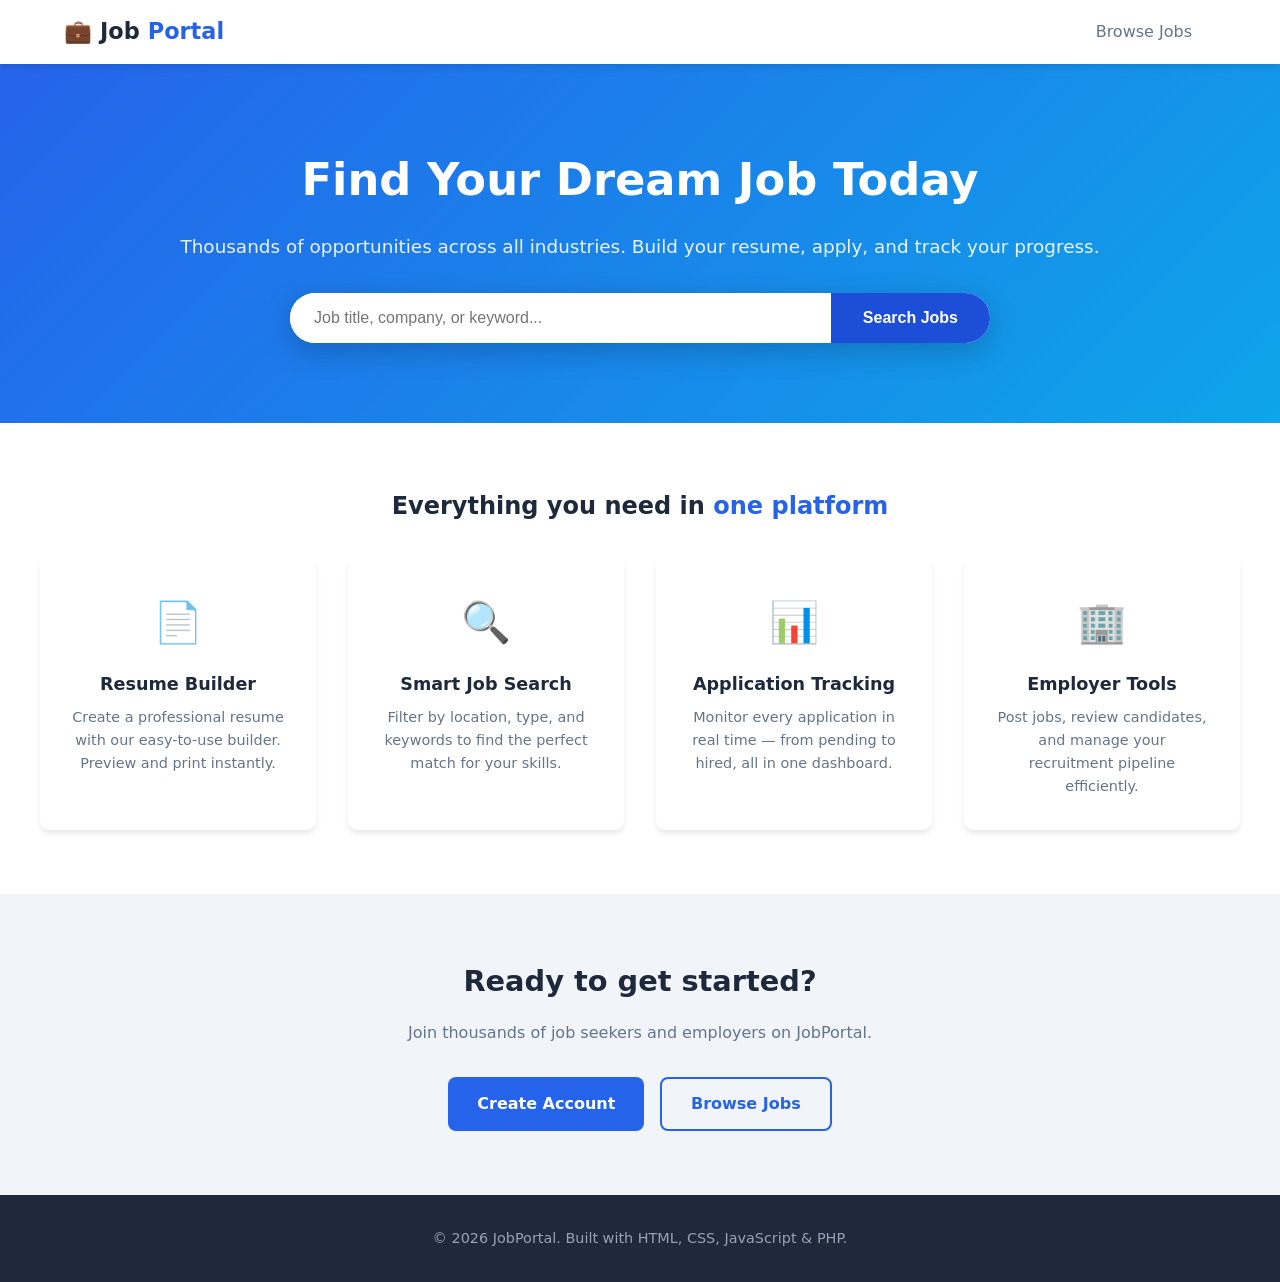
<file: ad-6/job-portal/index.html>
<!DOCTYPE html>
<html lang="en">
<head>
    <meta charset="UTF-8">
    <meta name="viewport" content="width=device-width, initial-scale=1.0">
    <title>JobPortal - Find Your Dream Job</title>
    <link rel="stylesheet" href="css/style.css">
</head>
<body>

<nav class="navbar">
    <div class="nav-container">
        <a href="index.html" class="nav-logo">💼 <span>Job</span>Portal</a>
        <div class="nav-links">
            <a href="jobs.html">Browse Jobs</a>
            <div id="nav-auth" style="display:flex;gap:.5rem"></div>
        </div>
    </div>
</nav>

<section class="hero">
    <h1>Find Your Dream Job Today</h1>
    <p>Thousands of opportunities across all industries. Build your resume, apply, and track your progress.</p>
    <div class="search-bar">
        <input type="text" id="hero-search" placeholder="Job title, company, or keyword...">
        <button onclick="window.location.href='jobs.html?q='+document.getElementById('hero-search').value">Search Jobs</button>
    </div>
</section>

<section class="features">
    <h2 class="section-title" style="text-align:center;max-width:1200px;margin:0 auto 2rem">
        Everything you need in <span>one platform</span>
    </h2>
    <div class="features-grid">
        <div class="feature-card card">
            <div class="feature-icon">📄</div>
            <h3>Resume Builder</h3>
            <p>Create a professional resume with our easy-to-use builder. Preview and print instantly.</p>
        </div>
        <div class="feature-card card">
            <div class="feature-icon">🔍</div>
            <h3>Smart Job Search</h3>
            <p>Filter by location, type, and keywords to find the perfect match for your skills.</p>
        </div>
        <div class="feature-card card">
            <div class="feature-icon">📊</div>
            <h3>Application Tracking</h3>
            <p>Monitor every application in real time — from pending to hired, all in one dashboard.</p>
        </div>
        <div class="feature-card card">
            <div class="feature-icon">🏢</div>
            <h3>Employer Tools</h3>
            <p>Post jobs, review candidates, and manage your recruitment pipeline efficiently.</p>
        </div>
    </div>
</section>

<section style="padding:4rem 1.5rem;text-align:center;background:var(--light)">
    <h2 style="font-size:1.8rem;margin-bottom:1rem">Ready to get started?</h2>
    <p style="color:var(--gray);margin-bottom:2rem">Join thousands of job seekers and employers on JobPortal.</p>
    <div style="display:flex;gap:1rem;justify-content:center;flex-wrap:wrap">
        <a href="register.html" class="btn btn-primary btn-lg">Create Account</a>
        <a href="jobs.html" class="btn btn-outline btn-lg">Browse Jobs</a>
    </div>
</section>

<footer>
    <p>&copy; 2026 JobPortal. Built with HTML, CSS, JavaScript &amp; PHP.</p>
</footer>

<script src="js/main.js"></script>
</body>
</html>
</file>
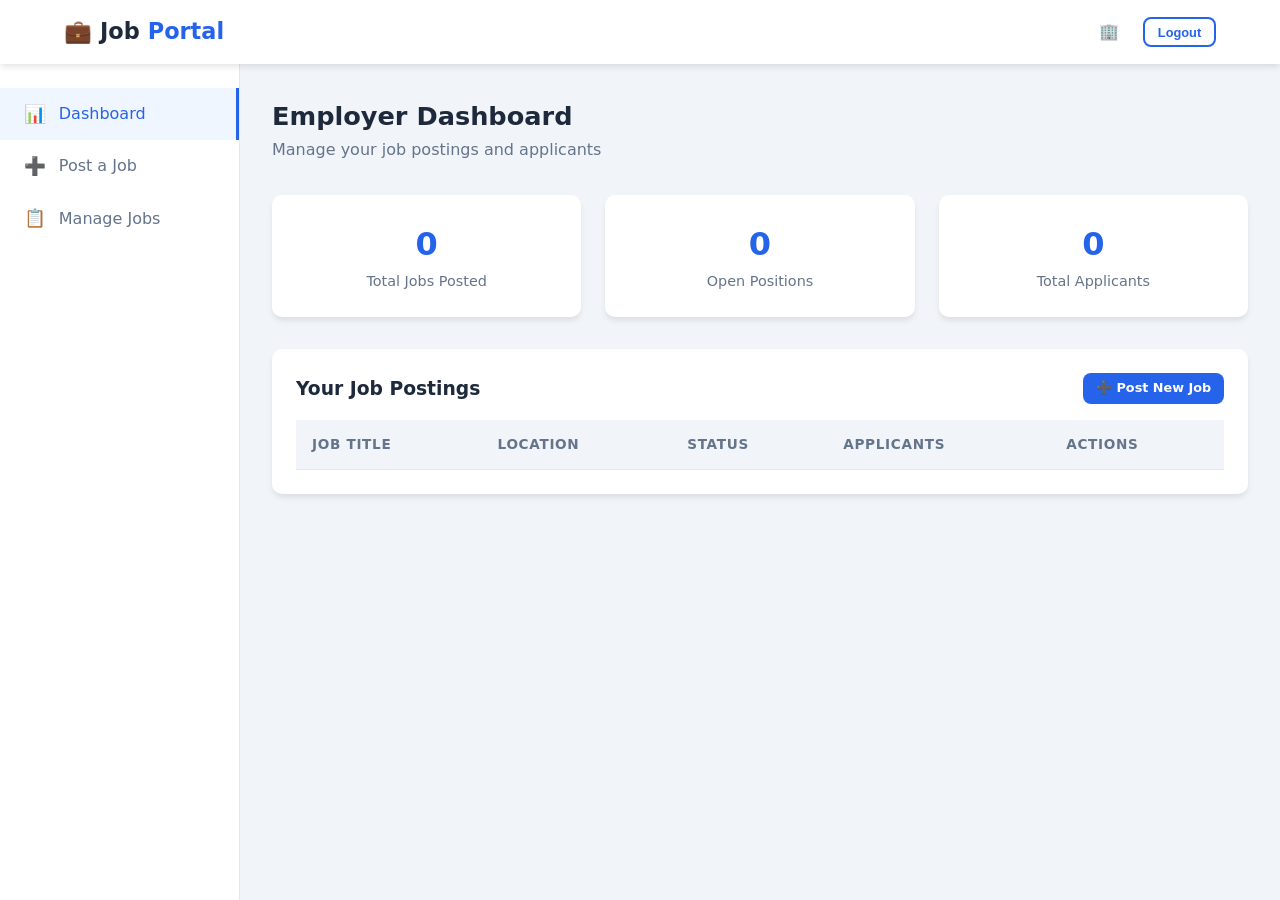
<file: ad-6/job-portal/dashboard-employer.html>
<!DOCTYPE html>
<html lang="en">
<head>
    <meta charset="UTF-8">
    <meta name="viewport" content="width=device-width, initial-scale=1.0">
    <title>Employer Dashboard - JobPortal</title>
    <link rel="stylesheet" href="css/style.css">
</head>
<body>

<nav class="navbar">
    <div class="nav-container">
        <a href="index.html" class="nav-logo">💼 <span>Job</span>Portal</a>
        <div class="nav-links">
            <span style="color:var(--gray)">🏢 <span id="user-name"></span></span>
            <button onclick="logout()" class="btn btn-outline btn-sm">Logout</button>
        </div>
    </div>
</nav>

<div class="dashboard-layout" id="employer-dash">
    <aside class="sidebar">
        <nav class="sidebar-nav">
            <a href="dashboard-employer.html" class="active"><span class="icon">📊</span> Dashboard</a>
            <a href="post-job.html"><span class="icon">➕</span> Post a Job</a>
            <a href="manage-jobs.html"><span class="icon">📋</span> Manage Jobs</a>
        </nav>
    </aside>

    <main class="main-content">
        <div class="page-header">
            <h1>Employer Dashboard</h1>
            <p>Manage your job postings and applicants</p>
        </div>

        <div class="stats-grid">
            <div class="stat-card">
                <div class="number" id="stat-jobs">0</div>
                <div class="label">Total Jobs Posted</div>
            </div>
            <div class="stat-card">
                <div class="number" id="stat-open">0</div>
                <div class="label">Open Positions</div>
            </div>
            <div class="stat-card">
                <div class="number" id="stat-apps">0</div>
                <div class="label">Total Applicants</div>
            </div>
        </div>

        <div class="card">
            <div style="display:flex;justify-content:space-between;align-items:center;margin-bottom:1rem">
                <h3>Your Job Postings</h3>
                <a href="post-job.html" class="btn btn-primary btn-sm">➕ Post New Job</a>
            </div>
            <div class="table-wrap">
                <table>
                    <thead>
                        <tr>
                            <th>Job Title</th>
                            <th>Location</th>
                            <th>Status</th>
                            <th>Applicants</th>
                            <th>Actions</th>
                        </tr>
                    </thead>
                    <tbody id="jobs-table"></tbody>
                </table>
            </div>
        </div>
    </main>
</div>

<!-- Applicants Modal -->
<div class="modal-overlay" id="job-modal">
    <div class="modal" style="max-width:800px">
        <button class="modal-close" onclick="closeModal('job-modal')">&times;</button>
        <div id="modal-body"></div>
    </div>
</div>

<script src="js/main.js"></script>
</body>
</html>
</file>
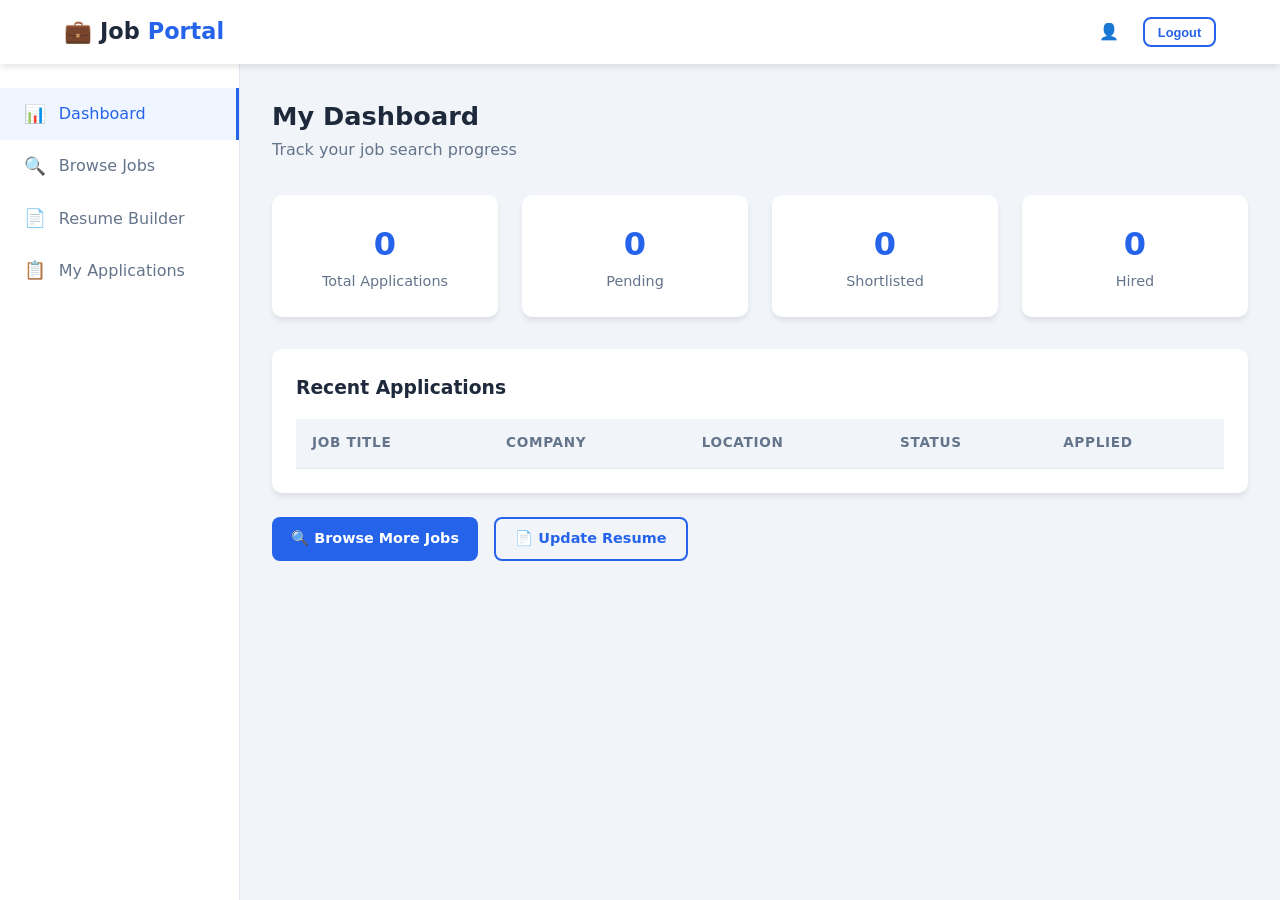
<file: ad-6/job-portal/dashboard-seeker.html>
<!DOCTYPE html>
<html lang="en">
<head>
    <meta charset="UTF-8">
    <meta name="viewport" content="width=device-width, initial-scale=1.0">
    <title>Seeker Dashboard - JobPortal</title>
    <link rel="stylesheet" href="css/style.css">
</head>
<body>

<nav class="navbar">
    <div class="nav-container">
        <a href="index.html" class="nav-logo">💼 <span>Job</span>Portal</a>
        <div class="nav-links">
            <span style="color:var(--gray)">👤 <span id="user-name"></span></span>
            <button onclick="logout()" class="btn btn-outline btn-sm">Logout</button>
        </div>
    </div>
</nav>

<div class="dashboard-layout" id="seeker-dash">
    <aside class="sidebar">
        <nav class="sidebar-nav">
            <a href="dashboard-seeker.html" class="active"><span class="icon">📊</span> Dashboard</a>
            <a href="jobs.html"><span class="icon">🔍</span> Browse Jobs</a>
            <a href="resume-builder.html"><span class="icon">📄</span> Resume Builder</a>
            <a href="track-applications.html"><span class="icon">📋</span> My Applications</a>
        </nav>
    </aside>

    <main class="main-content">
        <div class="page-header">
            <h1>My Dashboard</h1>
            <p>Track your job search progress</p>
        </div>

        <div class="stats-grid">
            <div class="stat-card">
                <div class="number" id="stat-total">0</div>
                <div class="label">Total Applications</div>
            </div>
            <div class="stat-card">
                <div class="number" id="stat-pending">0</div>
                <div class="label">Pending</div>
            </div>
            <div class="stat-card">
                <div class="number" id="stat-short">0</div>
                <div class="label">Shortlisted</div>
            </div>
            <div class="stat-card">
                <div class="number" id="stat-hired">0</div>
                <div class="label">Hired</div>
            </div>
        </div>

        <div class="card">
            <h3 style="margin-bottom:1rem">Recent Applications</h3>
            <div class="table-wrap">
                <table>
                    <thead>
                        <tr>
                            <th>Job Title</th>
                            <th>Company</th>
                            <th>Location</th>
                            <th>Status</th>
                            <th>Applied</th>
                        </tr>
                    </thead>
                    <tbody id="apps-table"></tbody>
                </table>
            </div>
        </div>

        <div style="display:flex;gap:1rem;margin-top:1.5rem;flex-wrap:wrap">
            <a href="jobs.html" class="btn btn-primary">🔍 Browse More Jobs</a>
            <a href="resume-builder.html" class="btn btn-outline">📄 Update Resume</a>
        </div>
    </main>
</div>

<script src="js/main.js"></script>
</body>
</html>
</file>
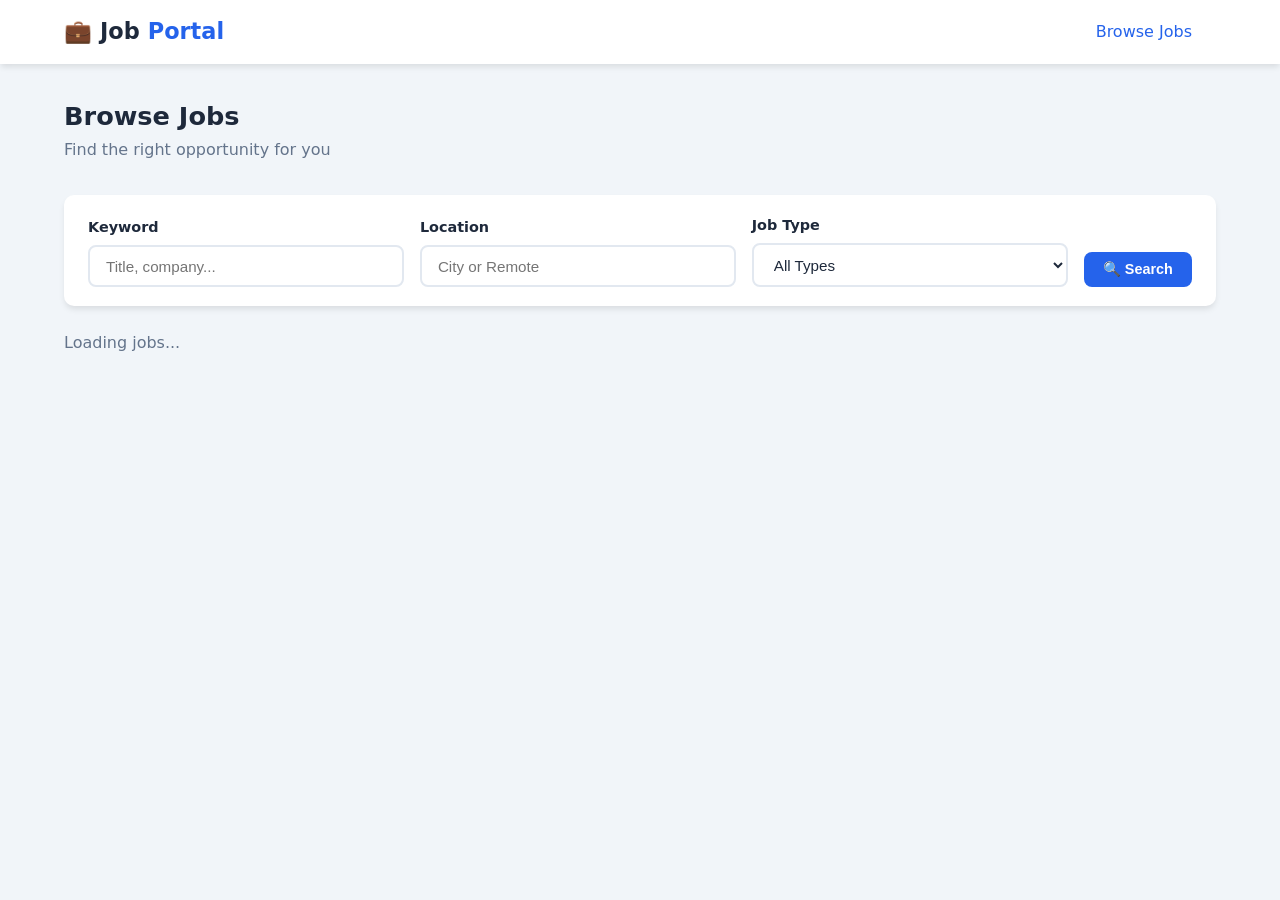
<file: ad-6/job-portal/jobs.html>
<!DOCTYPE html>
<html lang="en">
<head>
    <meta charset="UTF-8">
    <meta name="viewport" content="width=device-width, initial-scale=1.0">
    <title>Browse Jobs - JobPortal</title>
    <link rel="stylesheet" href="css/style.css">
</head>
<body>

<nav class="navbar">
    <div class="nav-container">
        <a href="index.html" class="nav-logo">💼 <span>Job</span>Portal</a>
        <div class="nav-links">
            <a href="jobs.html" class="active">Browse Jobs</a>
            <div id="nav-auth" style="display:flex;gap:.5rem"></div>
        </div>
    </div>
</nav>

<div class="container">
    <div class="page-header">
        <h1>Browse Jobs</h1>
        <p>Find the right opportunity for you</p>
    </div>

    <div id="jobs-alert" class="alert"></div>

    <div class="filter-bar">
        <div class="form-group">
            <label>Keyword</label>
            <input type="text" id="search-input" class="form-control" placeholder="Title, company...">
        </div>
        <div class="form-group">
            <label>Location</label>
            <input type="text" id="location-input" class="form-control" placeholder="City or Remote">
        </div>
        <div class="form-group">
            <label>Job Type</label>
            <select id="type-filter" class="form-control">
                <option value="">All Types</option>
                <option>Full-time</option>
                <option>Part-time</option>
                <option>Remote</option>
                <option>Contract</option>
                <option>Internship</option>
            </select>
        </div>
        <button id="search-btn" class="btn btn-primary">🔍 Search</button>
    </div>

    <div id="jobs-grid" class="job-grid">
        <p style="color:var(--gray)">Loading jobs...</p>
    </div>
</div>

<!-- Job Detail Modal -->
<div class="modal-overlay" id="job-modal">
    <div class="modal">
        <button class="modal-close" onclick="closeModal('job-modal')">&times;</button>
        <div id="modal-body"></div>
    </div>
</div>

<!-- Apply Modal -->
<div class="modal-overlay" id="apply-modal">
    <div class="modal">
        <button class="modal-close" onclick="closeModal('apply-modal')">&times;</button>
        <h3 id="apply-modal-title" style="margin-bottom:1.2rem"></h3>
        <input type="hidden" id="apply-job-id">
        <div class="form-group">
            <label>Cover Letter (optional)</label>
            <textarea id="cover-letter" class="form-control" rows="5" placeholder="Tell the employer why you're a great fit..."></textarea>
        </div>
        <button class="btn btn-primary btn-block" onclick="submitApplication()">Submit Application</button>
    </div>
</div>

<script src="js/main.js"></script>
</body>
</html>
</file>
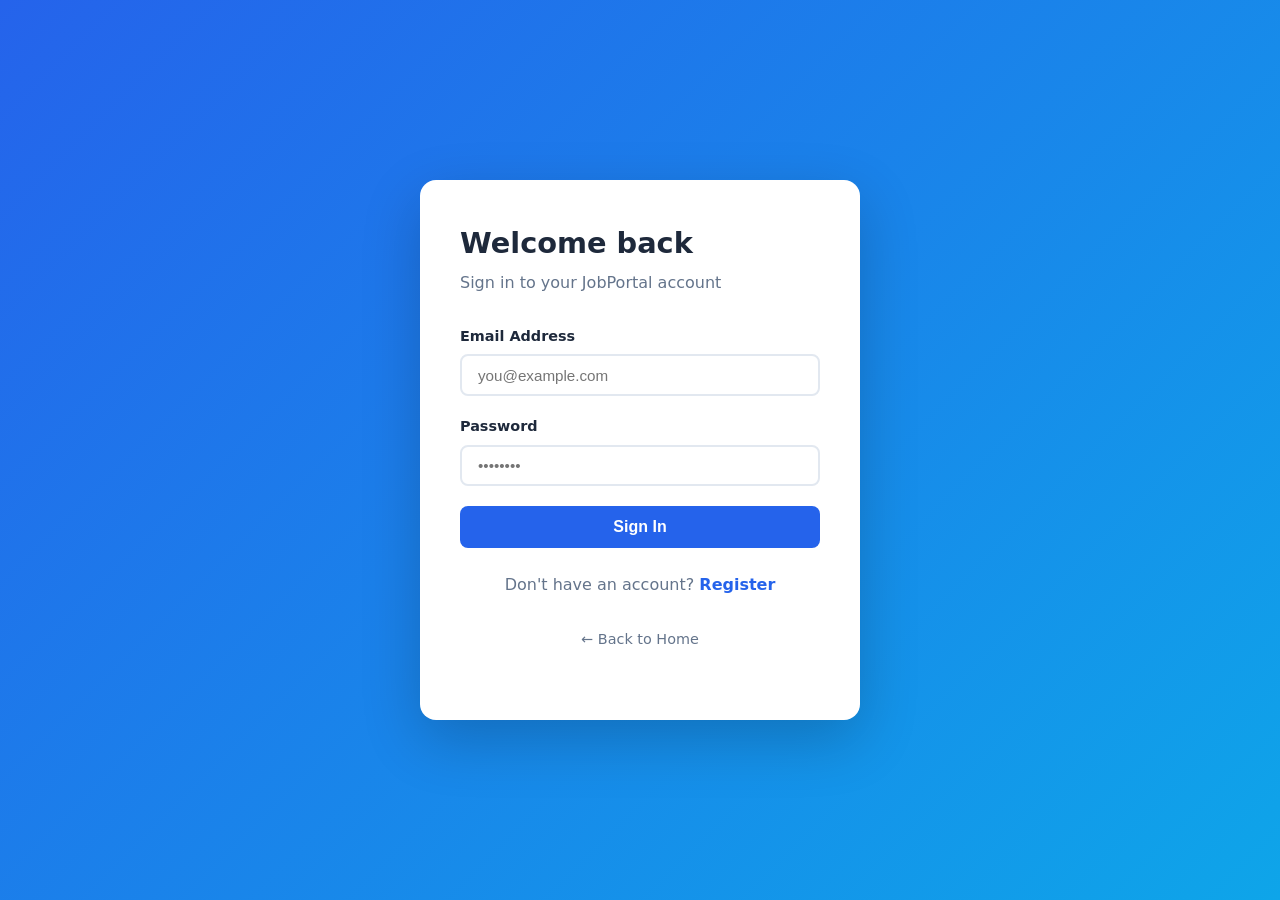
<file: ad-6/job-portal/login.html>
<!DOCTYPE html>
<html lang="en">
<head>
    <meta charset="UTF-8">
    <meta name="viewport" content="width=device-width, initial-scale=1.0">
    <title>Login - JobPortal</title>
    <link rel="stylesheet" href="css/style.css">
</head>
<body>
<div class="auth-wrapper">
    <div class="auth-card">
        <h2>Welcome back</h2>
        <p>Sign in to your JobPortal account</p>

        <div id="login-alert" class="alert"></div>

        <form id="login-form">
            <div class="form-group">
                <label for="email">Email Address</label>
                <input type="email" name="email" id="email" class="form-control" placeholder="you@example.com" required>
            </div>
            <div class="form-group">
                <label for="password">Password</label>
                <input type="password" name="password" id="password" class="form-control" placeholder="••••••••" required>
            </div>
            <button type="submit" class="btn btn-primary btn-block btn-lg">Sign In</button>
        </form>

        <p style="text-align:center;margin-top:1.5rem;color:var(--gray)">
            Don't have an account? <a href="register.html" style="color:var(--primary);font-weight:600">Register</a>
        </p>
        <p style="text-align:center;margin-top:.5rem">
            <a href="index.html" style="color:var(--gray);font-size:.9rem">← Back to Home</a>
        </p>
    </div>
</div>
<script src="js/main.js"></script>
</body>
</html>
</file>
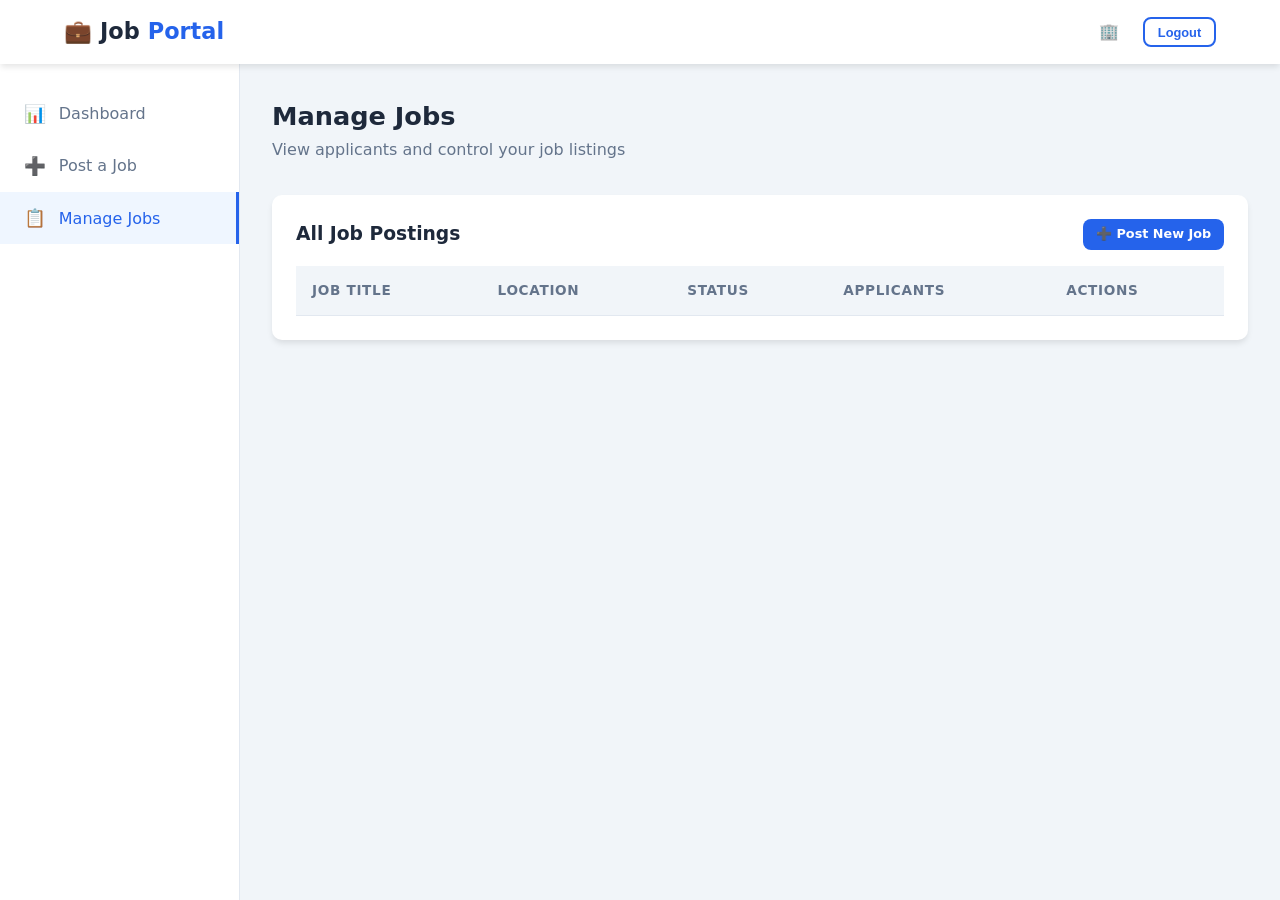
<file: ad-6/job-portal/manage-jobs.html>
<!DOCTYPE html>
<html lang="en">
<head>
    <meta charset="UTF-8">
    <meta name="viewport" content="width=device-width, initial-scale=1.0">
    <title>Manage Jobs - JobPortal</title>
    <link rel="stylesheet" href="css/style.css">
</head>
<body>

<nav class="navbar">
    <div class="nav-container">
        <a href="index.html" class="nav-logo">💼 <span>Job</span>Portal</a>
        <div class="nav-links">
            <span style="color:var(--gray)">🏢 <span id="user-name"></span></span>
            <button onclick="logout()" class="btn btn-outline btn-sm">Logout</button>
        </div>
    </div>
</nav>

<div class="dashboard-layout" id="employer-dash">
    <aside class="sidebar">
        <nav class="sidebar-nav">
            <a href="dashboard-employer.html"><span class="icon">📊</span> Dashboard</a>
            <a href="post-job.html"><span class="icon">➕</span> Post a Job</a>
            <a href="manage-jobs.html" class="active"><span class="icon">📋</span> Manage Jobs</a>
        </nav>
    </aside>

    <main class="main-content">
        <div class="page-header">
            <h1>Manage Jobs</h1>
            <p>View applicants and control your job listings</p>
        </div>

        <div class="card">
            <div style="display:flex;justify-content:space-between;align-items:center;margin-bottom:1rem">
                <h3>All Job Postings</h3>
                <a href="post-job.html" class="btn btn-primary btn-sm">➕ Post New Job</a>
            </div>
            <div class="table-wrap">
                <table>
                    <thead>
                        <tr>
                            <th>Job Title</th>
                            <th>Location</th>
                            <th>Status</th>
                            <th>Applicants</th>
                            <th>Actions</th>
                        </tr>
                    </thead>
                    <tbody id="jobs-table"></tbody>
                </table>
            </div>
        </div>
    </main>
</div>

<!-- Applicants Modal -->
<div class="modal-overlay" id="job-modal">
    <div class="modal" style="max-width:800px">
        <button class="modal-close" onclick="closeModal('job-modal')">&times;</button>
        <div id="modal-body"></div>
    </div>
</div>

<script src="js/main.js"></script>
</body>
</html>
</file>
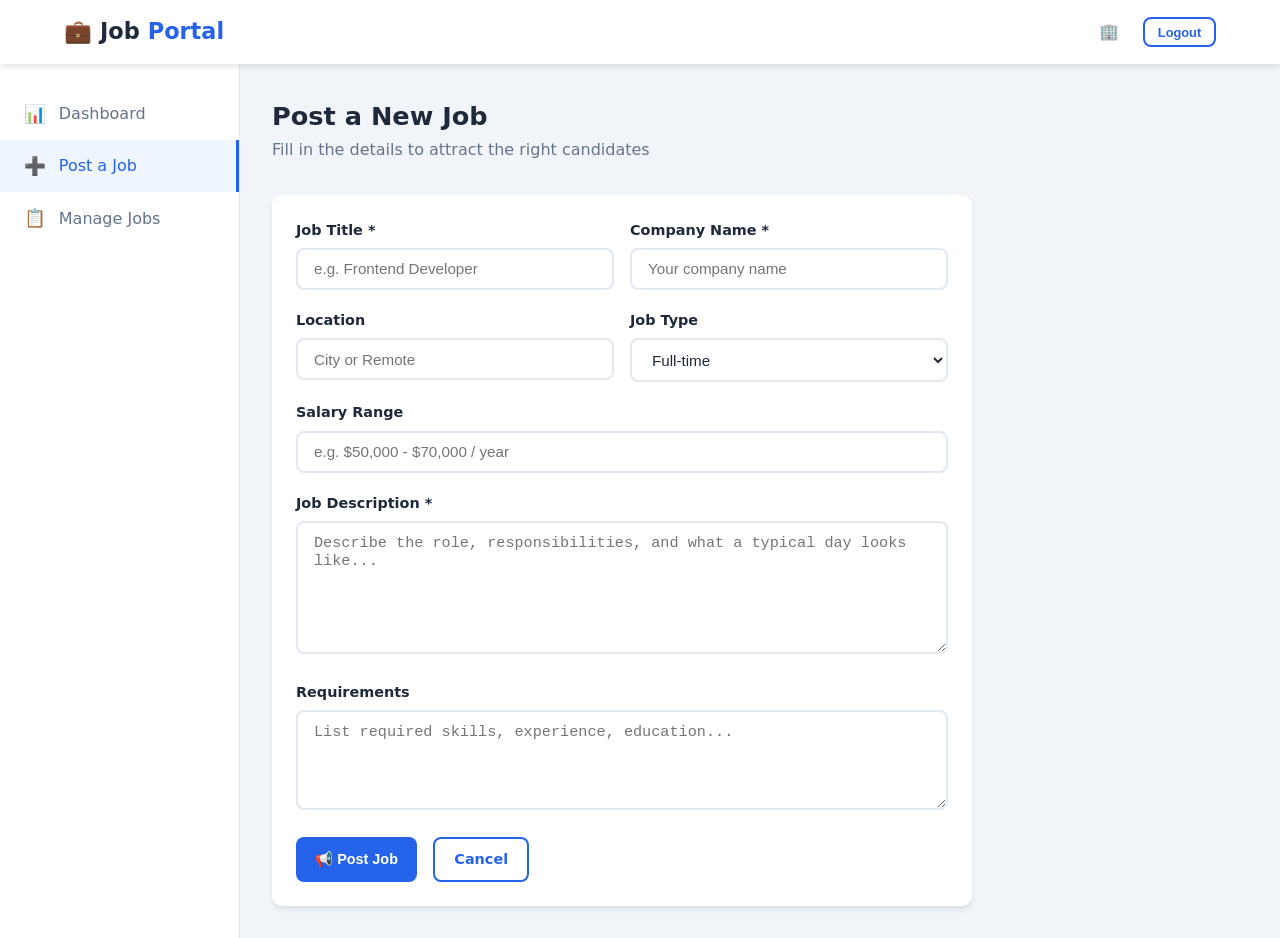
<file: ad-6/job-portal/post-job.html>
<!DOCTYPE html>
<html lang="en">
<head>
    <meta charset="UTF-8">
    <meta name="viewport" content="width=device-width, initial-scale=1.0">
    <title>Post a Job - JobPortal</title>
    <link rel="stylesheet" href="css/style.css">
</head>
<body>

<nav class="navbar">
    <div class="nav-container">
        <a href="index.html" class="nav-logo">💼 <span>Job</span>Portal</a>
        <div class="nav-links">
            <span style="color:var(--gray)">🏢 <span id="user-name"></span></span>
            <button onclick="logout()" class="btn btn-outline btn-sm">Logout</button>
        </div>
    </div>
</nav>

<div class="dashboard-layout">
    <aside class="sidebar">
        <nav class="sidebar-nav">
            <a href="dashboard-employer.html"><span class="icon">📊</span> Dashboard</a>
            <a href="post-job.html" class="active"><span class="icon">➕</span> Post a Job</a>
            <a href="manage-jobs.html"><span class="icon">📋</span> Manage Jobs</a>
        </nav>
    </aside>

    <main class="main-content">
        <div class="page-header">
            <h1>Post a New Job</h1>
            <p>Fill in the details to attract the right candidates</p>
        </div>

        <div id="post-alert" class="alert"></div>

        <div class="card" style="max-width:700px">
            <form id="post-job-form">
                <div class="form-row">
                    <div class="form-group">
                        <label>Job Title *</label>
                        <input type="text" name="title" class="form-control" placeholder="e.g. Frontend Developer" required>
                    </div>
                    <div class="form-group">
                        <label>Company Name *</label>
                        <input type="text" name="company" class="form-control" placeholder="Your company name" required>
                    </div>
                </div>
                <div class="form-row">
                    <div class="form-group">
                        <label>Location</label>
                        <input type="text" name="location" class="form-control" placeholder="City or Remote">
                    </div>
                    <div class="form-group">
                        <label>Job Type</label>
                        <select name="type" class="form-control">
                            <option>Full-time</option>
                            <option>Part-time</option>
                            <option>Remote</option>
                            <option>Contract</option>
                            <option>Internship</option>
                        </select>
                    </div>
                </div>
                <div class="form-group">
                    <label>Salary Range</label>
                    <input type="text" name="salary" class="form-control" placeholder="e.g. $50,000 - $70,000 / year">
                </div>
                <div class="form-group">
                    <label>Job Description *</label>
                    <textarea name="description" class="form-control" rows="6" placeholder="Describe the role, responsibilities, and what a typical day looks like..." required></textarea>
                </div>
                <div class="form-group">
                    <label>Requirements</label>
                    <textarea name="requirements" class="form-control" rows="4" placeholder="List required skills, experience, education..."></textarea>
                </div>
                <div style="display:flex;gap:1rem">
                    <button type="submit" class="btn btn-primary">📢 Post Job</button>
                    <a href="dashboard-employer.html" class="btn btn-outline">Cancel</a>
                </div>
            </form>
        </div>
    </main>
</div>

<script src="js/main.js"></script>
</body>
</html>
</file>
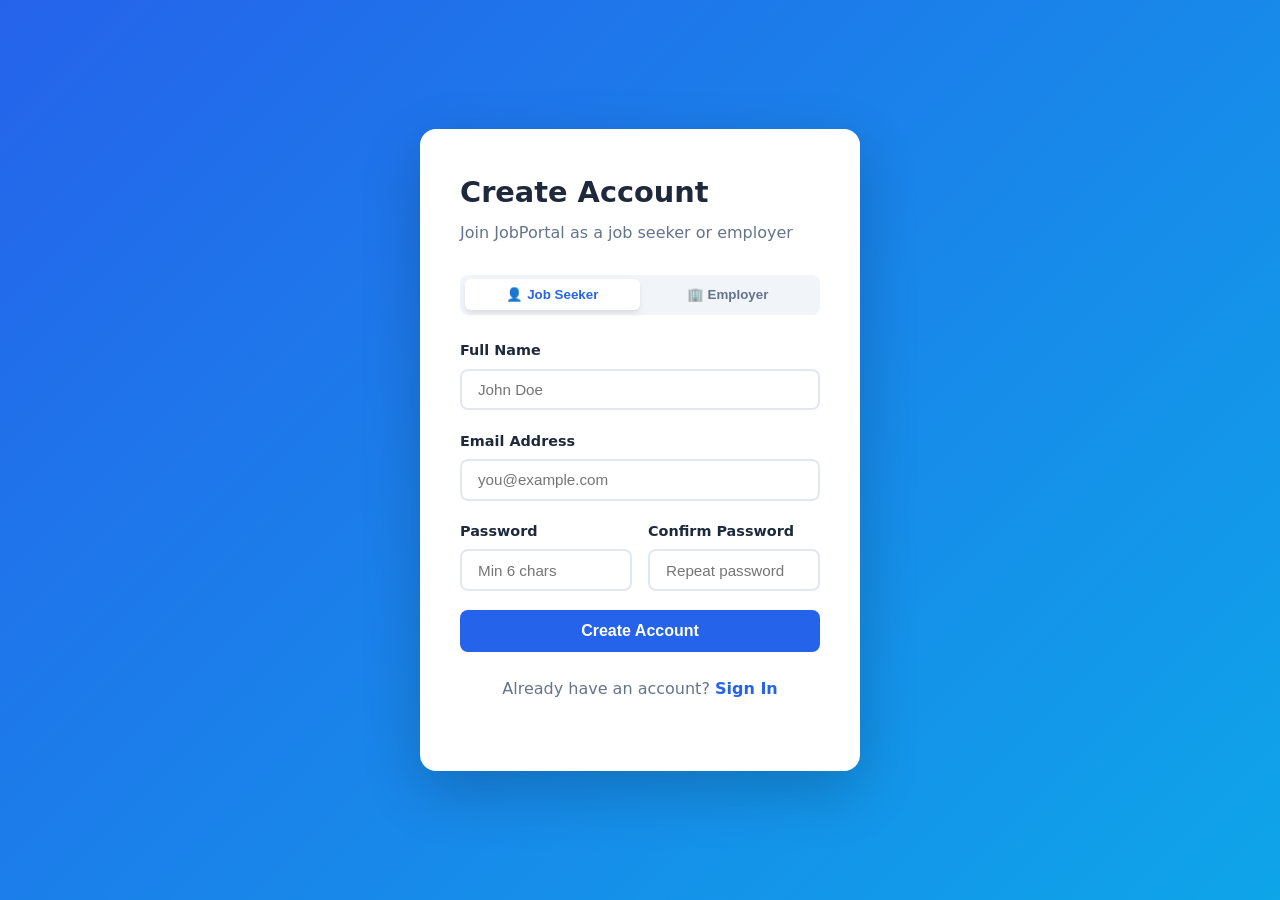
<file: ad-6/job-portal/register.html>
<!DOCTYPE html>
<html lang="en">
<head>
    <meta charset="UTF-8">
    <meta name="viewport" content="width=device-width, initial-scale=1.0">
    <title>Register - JobPortal</title>
    <link rel="stylesheet" href="css/style.css">
</head>
<body>
<div class="auth-wrapper">
    <div class="auth-card">
        <h2>Create Account</h2>
        <p>Join JobPortal as a job seeker or employer</p>

        <div id="reg-alert" class="alert"></div>

        <div class="role-toggle">
            <button class="role-btn active" data-role="seeker">👤 Job Seeker</button>
            <button class="role-btn" data-role="employer">🏢 Employer</button>
        </div>
        <input type="hidden" id="role-input" value="seeker">

        <form id="register-form">
            <div class="form-group">
                <label>Full Name</label>
                <input type="text" name="fullname" class="form-control" placeholder="John Doe" required>
            </div>
            <div class="form-group">
                <label>Email Address</label>
                <input type="email" name="email" class="form-control" placeholder="you@example.com" required>
            </div>
            <div class="form-row">
                <div class="form-group">
                    <label>Password</label>
                    <input type="password" name="password" class="form-control" placeholder="Min 6 chars" required minlength="6">
                </div>
                <div class="form-group">
                    <label>Confirm Password</label>
                    <input type="password" name="confirm" class="form-control" placeholder="Repeat password" required>
                </div>
            </div>
            <button type="submit" class="btn btn-primary btn-block btn-lg">Create Account</button>
        </form>

        <p style="text-align:center;margin-top:1.5rem;color:var(--gray)">
            Already have an account? <a href="login.html" style="color:var(--primary);font-weight:600">Sign In</a>
        </p>
    </div>
</div>
<script src="js/main.js"></script>
</body>
</html>
</file>
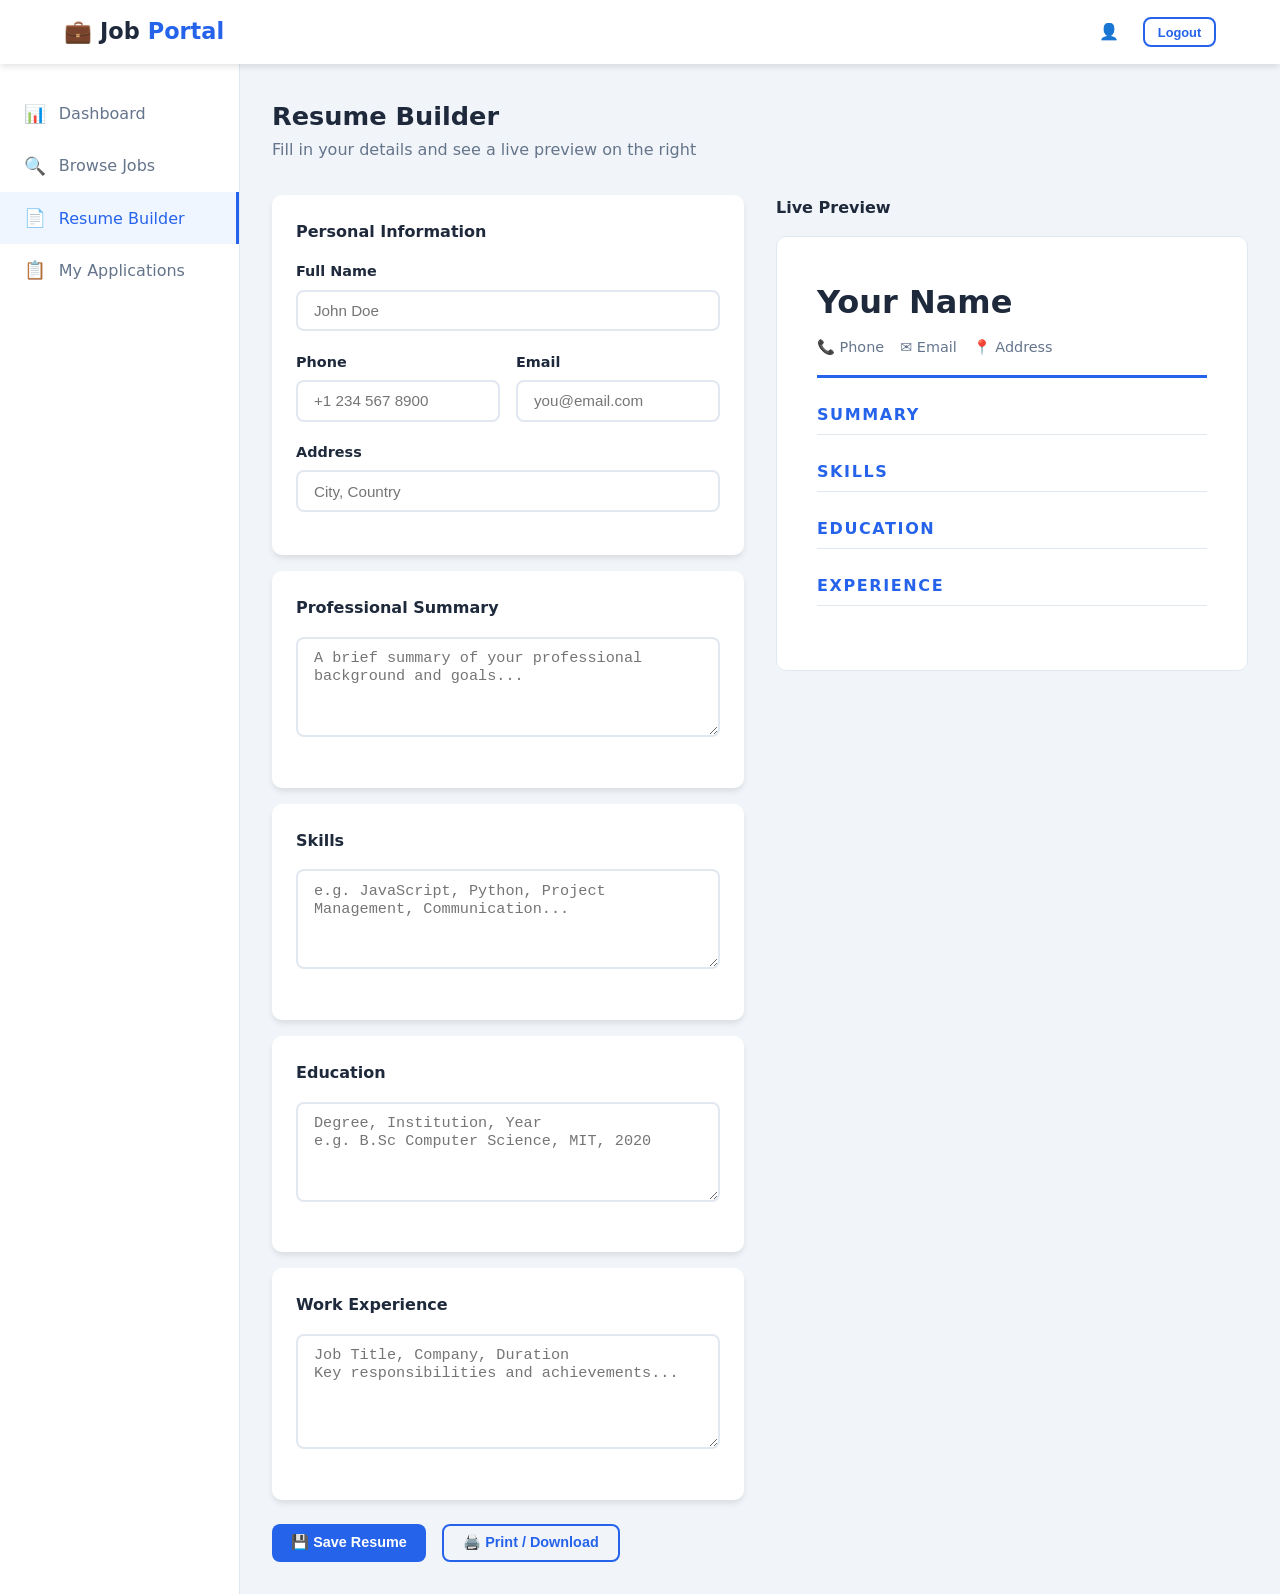
<file: ad-6/job-portal/resume-builder.html>
<!DOCTYPE html>
<html lang="en">
<head>
    <meta charset="UTF-8">
    <meta name="viewport" content="width=device-width, initial-scale=1.0">
    <title>Resume Builder - JobPortal</title>
    <link rel="stylesheet" href="css/style.css">
    <style>
        .builder-layout { display: grid; grid-template-columns: 1fr 1fr; gap: 2rem; }
        @media(max-width:900px){ .builder-layout { grid-template-columns: 1fr; } }
    </style>
</head>
<body>

<nav class="navbar">
    <div class="nav-container">
        <a href="index.html" class="nav-logo">💼 <span>Job</span>Portal</a>
        <div class="nav-links">
            <span style="color:var(--gray)">👤 <span id="user-name"></span></span>
            <button onclick="logout()" class="btn btn-outline btn-sm">Logout</button>
        </div>
    </div>
</nav>

<div class="dashboard-layout">
    <aside class="sidebar">
        <nav class="sidebar-nav">
            <a href="dashboard-seeker.html"><span class="icon">📊</span> Dashboard</a>
            <a href="jobs.html"><span class="icon">🔍</span> Browse Jobs</a>
            <a href="resume-builder.html" class="active"><span class="icon">📄</span> Resume Builder</a>
            <a href="track-applications.html"><span class="icon">📋</span> My Applications</a>
        </nav>
    </aside>

    <main class="main-content">
        <div class="page-header">
            <h1>Resume Builder</h1>
            <p>Fill in your details and see a live preview on the right</p>
        </div>

        <div id="resume-alert" class="alert"></div>

        <div class="builder-layout">
            <!-- FORM -->
            <div>
                <form id="resume-form">
                    <div class="card" style="margin-bottom:1rem">
                        <h4 style="margin-bottom:1rem">Personal Information</h4>
                        <div class="form-group">
                            <label>Full Name</label>
                            <input type="text" name="full_name" class="form-control" placeholder="John Doe">
                        </div>
                        <div class="form-row">
                            <div class="form-group">
                                <label>Phone</label>
                                <input type="text" name="phone" class="form-control" placeholder="+1 234 567 8900">
                            </div>
                            <div class="form-group">
                                <label>Email</label>
                                <input type="email" name="email" class="form-control" placeholder="you@email.com">
                            </div>
                        </div>
                        <div class="form-group">
                            <label>Address</label>
                            <input type="text" name="address" class="form-control" placeholder="City, Country">
                        </div>
                    </div>

                    <div class="card" style="margin-bottom:1rem">
                        <h4 style="margin-bottom:1rem">Professional Summary</h4>
                        <div class="form-group">
                            <textarea name="summary" class="form-control" rows="4" placeholder="A brief summary of your professional background and goals..."></textarea>
                        </div>
                    </div>

                    <div class="card" style="margin-bottom:1rem">
                        <h4 style="margin-bottom:1rem">Skills</h4>
                        <div class="form-group">
                            <textarea name="skills" class="form-control" rows="3" placeholder="e.g. JavaScript, Python, Project Management, Communication..."></textarea>
                        </div>
                    </div>

                    <div class="card" style="margin-bottom:1rem">
                        <h4 style="margin-bottom:1rem">Education</h4>
                        <div class="form-group">
                            <textarea name="education" class="form-control" rows="4" placeholder="Degree, Institution, Year&#10;e.g. B.Sc Computer Science, MIT, 2020"></textarea>
                        </div>
                    </div>

                    <div class="card" style="margin-bottom:1.5rem">
                        <h4 style="margin-bottom:1rem">Work Experience</h4>
                        <div class="form-group">
                            <textarea name="experience" class="form-control" rows="5" placeholder="Job Title, Company, Duration&#10;Key responsibilities and achievements..."></textarea>
                        </div>
                    </div>

                    <div style="display:flex;gap:1rem">
                        <button type="submit" class="btn btn-primary">💾 Save Resume</button>
                        <button type="button" class="btn btn-outline" onclick="printResume()">🖨️ Print / Download</button>
                    </div>
                </form>
            </div>

            <!-- PREVIEW -->
            <div>
                <div style="position:sticky;top:80px">
                    <h4 style="margin-bottom:1rem">Live Preview</h4>
                    <div class="resume-preview" id="resume-print-area">
                        <div class="resume-header">
                            <h1 id="preview-name">Your Name</h1>
                            <div class="contact">
                                <span id="preview-phone">📞 Phone</span>
                                <span id="preview-email">✉️ Email</span>
                                <span id="preview-address">📍 Address</span>
                            </div>
                        </div>
                        <div class="resume-section">
                            <h2>Summary</h2>
                            <p id="preview-summary" style="color:var(--gray)"></p>
                        </div>
                        <div class="resume-section">
                            <h2>Skills</h2>
                            <p id="preview-skills" style="color:var(--gray)"></p>
                        </div>
                        <div class="resume-section">
                            <h2>Education</h2>
                            <p id="preview-edu" style="color:var(--gray)"></p>
                        </div>
                        <div class="resume-section">
                            <h2>Experience</h2>
                            <p id="preview-exp" style="color:var(--gray)"></p>
                        </div>
                    </div>
                </div>
            </div>
        </div>
    </main>
</div>

<script src="js/main.js"></script>
</body>
</html>
</file>
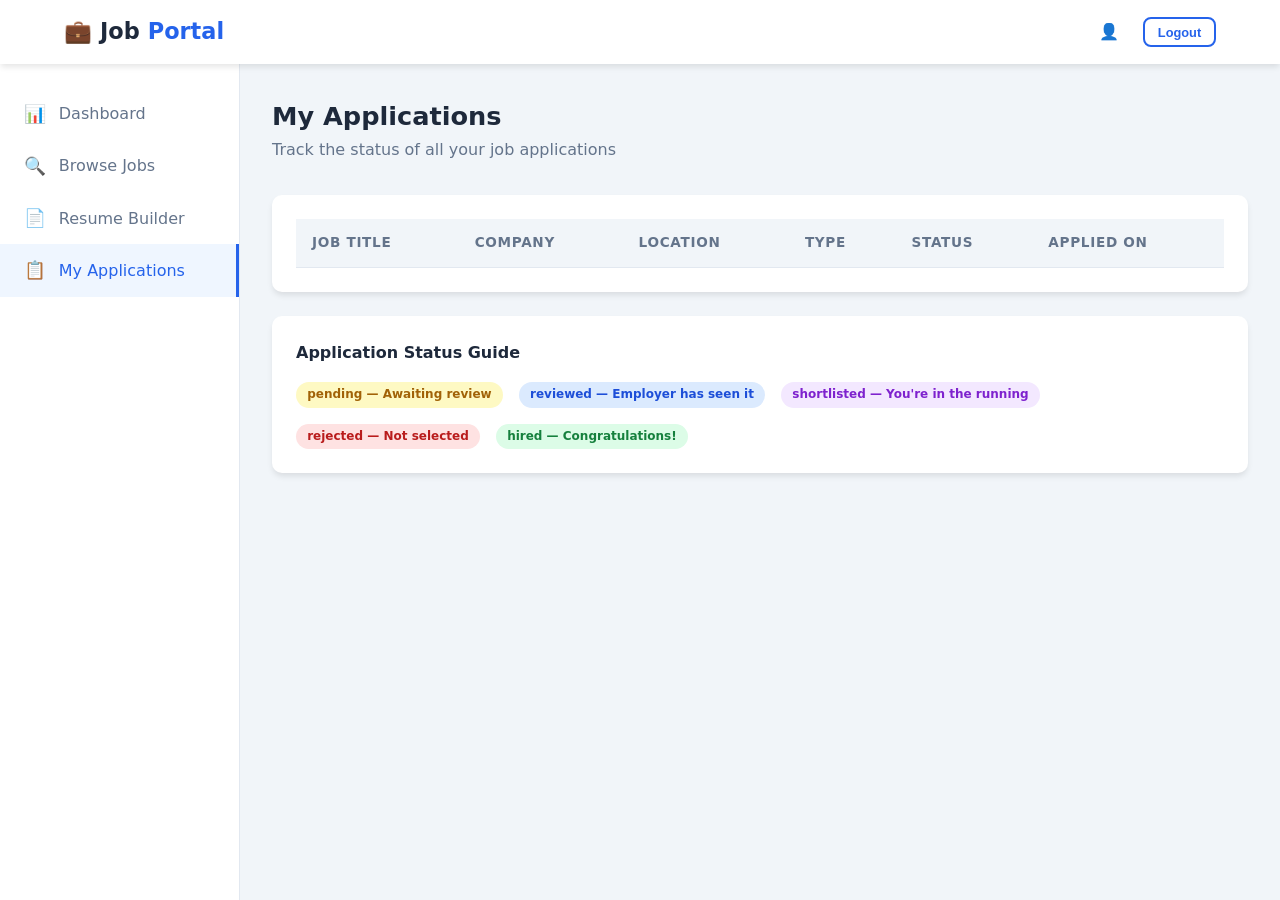
<file: ad-6/job-portal/track-applications.html>
<!DOCTYPE html>
<html lang="en">
<head>
    <meta charset="UTF-8">
    <meta name="viewport" content="width=device-width, initial-scale=1.0">
    <title>My Applications - JobPortal</title>
    <link rel="stylesheet" href="css/style.css">
</head>
<body>

<nav class="navbar">
    <div class="nav-container">
        <a href="index.html" class="nav-logo">💼 <span>Job</span>Portal</a>
        <div class="nav-links">
            <span style="color:var(--gray)">👤 <span id="user-name"></span></span>
            <button onclick="logout()" class="btn btn-outline btn-sm">Logout</button>
        </div>
    </div>
</nav>

<div class="dashboard-layout" id="seeker-dash">
    <aside class="sidebar">
        <nav class="sidebar-nav">
            <a href="dashboard-seeker.html"><span class="icon">📊</span> Dashboard</a>
            <a href="jobs.html"><span class="icon">🔍</span> Browse Jobs</a>
            <a href="resume-builder.html"><span class="icon">📄</span> Resume Builder</a>
            <a href="track-applications.html" class="active"><span class="icon">📋</span> My Applications</a>
        </nav>
    </aside>

    <main class="main-content">
        <div class="page-header">
            <h1>My Applications</h1>
            <p>Track the status of all your job applications</p>
        </div>

        <div class="card">
            <div class="table-wrap">
                <table>
                    <thead>
                        <tr>
                            <th>Job Title</th>
                            <th>Company</th>
                            <th>Location</th>
                            <th>Type</th>
                            <th>Status</th>
                            <th>Applied On</th>
                        </tr>
                    </thead>
                    <tbody id="apps-table"></tbody>
                </table>
            </div>
        </div>

        <!-- Status Legend -->
        <div class="card" style="margin-top:1.5rem">
            <h4 style="margin-bottom:1rem">Application Status Guide</h4>
            <div style="display:flex;flex-wrap:wrap;gap:1rem">
                <span class="badge badge-yellow">pending — Awaiting review</span>
                <span class="badge badge-blue">reviewed — Employer has seen it</span>
                <span class="badge badge-purple">shortlisted — You're in the running</span>
                <span class="badge badge-red">rejected — Not selected</span>
                <span class="badge badge-green">hired — Congratulations!</span>
            </div>
        </div>
    </main>
</div>

<script src="js/main.js"></script>
<script>
// Override initSeekerDashboard to show full table with type column
document.addEventListener('DOMContentLoaded', async () => {
    const auth = await fetch('php/auth.php?action=check').then(r => r.json());
    if (!auth.loggedIn || auth.role !== 'seeker') { window.location.href = 'login.html'; return; }
    document.getElementById('user-name').textContent = auth.name;

    const res = await fetch('php/apply.php?action=my_applications').then(r => r.json());
    const apps = res.applications || [];
    const tbody = document.getElementById('apps-table');
    tbody.innerHTML = apps.length === 0
        ? '<tr><td colspan="6" style="text-align:center;color:var(--gray)">No applications yet. <a href="jobs.html">Browse jobs</a></td></tr>'
        : apps.map(a => `
            <tr>
                <td><strong>${a.title}</strong></td>
                <td>${a.company}</td>
                <td>${a.location || 'Remote'}</td>
                <td><span class="badge badge-blue">${a.type}</span></td>
                <td>${statusBadge(a.status)}</td>
                <td>${new Date(a.applied_at).toLocaleDateString()}</td>
            </tr>`).join('');
});
</script>
</body>
</html>
</file>
<file: ad-6/job-portal/css/style.css>
/* ===== RESET & BASE ===== */
*, *::before, *::after { box-sizing: border-box; margin: 0; padding: 0; }

:root {
    --primary: #2563eb;
    --primary-dark: #1d4ed8;
    --secondary: #0ea5e9;
    --success: #16a34a;
    --warning: #d97706;
    --danger: #dc2626;
    --dark: #1e293b;
    --gray: #64748b;
    --light: #f1f5f9;
    --white: #ffffff;
    --border: #e2e8f0;
    --shadow: 0 4px 6px -1px rgba(0,0,0,.1);
    --radius: 10px;
}

body {
    font-family: 'Segoe UI', system-ui, sans-serif;
    background: var(--light);
    color: var(--dark);
    line-height: 1.6;
}

a { text-decoration: none; color: inherit; }
ul { list-style: none; }
img { max-width: 100%; }

/* ===== NAVBAR ===== */
.navbar {
    background: var(--white);
    box-shadow: var(--shadow);
    position: sticky;
    top: 0;
    z-index: 100;
}

.nav-container {
    max-width: 1200px;
    margin: 0 auto;
    padding: 0 1.5rem;
    display: flex;
    align-items: center;
    justify-content: space-between;
    height: 64px;
}

.nav-logo {
    font-size: 1.4rem;
    font-weight: 700;
    color: var(--primary);
    display: flex;
    align-items: center;
    gap: .5rem;
}

.nav-logo span { color: var(--dark); }

.nav-links { display: flex; align-items: center; gap: 1.5rem; }
.nav-links a { color: var(--gray); font-weight: 500; transition: color .2s; }
.nav-links a:hover, .nav-links a.active { color: var(--primary); }

.btn {
    display: inline-flex;
    align-items: center;
    gap: .4rem;
    padding: .55rem 1.2rem;
    border-radius: 8px;
    font-size: .9rem;
    font-weight: 600;
    cursor: pointer;
    border: none;
    transition: all .2s;
}

.btn-primary { background: var(--primary); color: var(--white); }
.btn-primary:hover { background: var(--primary-dark); }
.btn-outline { background: transparent; border: 2px solid var(--primary); color: var(--primary); }
.btn-outline:hover { background: var(--primary); color: var(--white); }
.btn-success { background: var(--success); color: var(--white); }
.btn-danger  { background: var(--danger);  color: var(--white); }
.btn-sm { padding: .35rem .8rem; font-size: .8rem; }
.btn-lg { padding: .75rem 1.8rem; font-size: 1rem; }
.btn-block { width: 100%; justify-content: center; }

/* ===== HERO ===== */
.hero {
    background: linear-gradient(135deg, var(--primary) 0%, var(--secondary) 100%);
    color: var(--white);
    padding: 5rem 1.5rem;
    text-align: center;
}

.hero h1 { font-size: 2.8rem; font-weight: 800; margin-bottom: 1rem; }
.hero p  { font-size: 1.15rem; opacity: .9; margin-bottom: 2rem; }

.search-bar {
    display: flex;
    max-width: 700px;
    margin: 0 auto;
    background: var(--white);
    border-radius: 50px;
    overflow: hidden;
    box-shadow: 0 8px 30px rgba(0,0,0,.2);
}

.search-bar input {
    flex: 1;
    padding: 1rem 1.5rem;
    border: none;
    outline: none;
    font-size: 1rem;
    color: var(--dark);
}

.search-bar button {
    padding: 1rem 2rem;
    background: var(--primary-dark);
    color: var(--white);
    border: none;
    font-weight: 600;
    cursor: pointer;
    font-size: 1rem;
}

/* ===== CONTAINER ===== */
.container { max-width: 1200px; margin: 0 auto; padding: 2rem 1.5rem; }

/* ===== CARDS ===== */
.card {
    background: var(--white);
    border-radius: var(--radius);
    box-shadow: var(--shadow);
    padding: 1.5rem;
    transition: transform .2s, box-shadow .2s;
}

.card:hover { transform: translateY(-2px); box-shadow: 0 10px 25px rgba(0,0,0,.12); }

.job-grid { display: grid; grid-template-columns: repeat(auto-fill, minmax(320px, 1fr)); gap: 1.5rem; }

.job-card { border-left: 4px solid var(--primary); }
.job-card h3 { font-size: 1.1rem; margin-bottom: .3rem; color: var(--dark); }
.job-card .company { color: var(--gray); font-size: .9rem; margin-bottom: .8rem; }

.badge {
    display: inline-block;
    padding: .2rem .7rem;
    border-radius: 20px;
    font-size: .75rem;
    font-weight: 600;
}

.badge-blue    { background: #dbeafe; color: #1d4ed8; }
.badge-green   { background: #dcfce7; color: #15803d; }
.badge-yellow  { background: #fef9c3; color: #a16207; }
.badge-red     { background: #fee2e2; color: #b91c1c; }
.badge-purple  { background: #f3e8ff; color: #7e22ce; }
.badge-gray    { background: #f1f5f9; color: #475569; }

.job-meta { display: flex; flex-wrap: wrap; gap: .5rem; margin: .8rem 0; }
.job-meta span { font-size: .82rem; color: var(--gray); display: flex; align-items: center; gap: .3rem; }

/* ===== STATS ===== */
.stats-grid { display: grid; grid-template-columns: repeat(auto-fit, minmax(180px, 1fr)); gap: 1.5rem; margin-bottom: 2rem; }

.stat-card {
    background: var(--white);
    border-radius: var(--radius);
    padding: 1.5rem;
    text-align: center;
    box-shadow: var(--shadow);
}

.stat-card .number { font-size: 2rem; font-weight: 800; color: var(--primary); }
.stat-card .label  { color: var(--gray); font-size: .9rem; }

/* ===== FORMS ===== */
.form-group { margin-bottom: 1.2rem; }
.form-group label { display: block; font-weight: 600; margin-bottom: .4rem; font-size: .9rem; }

.form-control {
    width: 100%;
    padding: .65rem 1rem;
    border: 2px solid var(--border);
    border-radius: 8px;
    font-size: .95rem;
    outline: none;
    transition: border-color .2s;
    background: var(--white);
    color: var(--dark);
}

.form-control:focus { border-color: var(--primary); }
textarea.form-control { resize: vertical; min-height: 100px; }

.form-row { display: grid; grid-template-columns: 1fr 1fr; gap: 1rem; }

/* ===== AUTH PAGES ===== */
.auth-wrapper {
    min-height: 100vh;
    display: flex;
    align-items: center;
    justify-content: center;
    background: linear-gradient(135deg, var(--primary) 0%, var(--secondary) 100%);
    padding: 2rem;
}

.auth-card {
    background: var(--white);
    border-radius: 16px;
    padding: 2.5rem;
    width: 100%;
    max-width: 440px;
    box-shadow: 0 20px 60px rgba(0,0,0,.2);
}

.auth-card h2 { font-size: 1.8rem; margin-bottom: .3rem; }
.auth-card p  { color: var(--gray); margin-bottom: 1.8rem; }

.role-toggle {
    display: flex;
    background: var(--light);
    border-radius: 8px;
    padding: .3rem;
    margin-bottom: 1.5rem;
}

.role-toggle button {
    flex: 1;
    padding: .5rem;
    border: none;
    background: transparent;
    border-radius: 6px;
    cursor: pointer;
    font-weight: 600;
    color: var(--gray);
    transition: all .2s;
}

.role-toggle button.active { background: var(--white); color: var(--primary); box-shadow: var(--shadow); }

/* ===== DASHBOARD ===== */
.dashboard-layout { display: grid; grid-template-columns: 240px 1fr; min-height: calc(100vh - 64px); }

.sidebar {
    background: var(--white);
    border-right: 1px solid var(--border);
    padding: 1.5rem 0;
}

.sidebar-nav a {
    display: flex;
    align-items: center;
    gap: .8rem;
    padding: .75rem 1.5rem;
    color: var(--gray);
    font-weight: 500;
    transition: all .2s;
}

.sidebar-nav a:hover, .sidebar-nav a.active {
    background: #eff6ff;
    color: var(--primary);
    border-right: 3px solid var(--primary);
}

.sidebar-nav a .icon { font-size: 1.1rem; }

.main-content { padding: 2rem; }

.page-header { margin-bottom: 2rem; }
.page-header h1 { font-size: 1.6rem; font-weight: 700; }
.page-header p  { color: var(--gray); }

/* ===== TABLE ===== */
.table-wrap { overflow-x: auto; }

table { width: 100%; border-collapse: collapse; }
th, td { padding: .85rem 1rem; text-align: left; border-bottom: 1px solid var(--border); }
th { background: var(--light); font-weight: 600; font-size: .85rem; color: var(--gray); text-transform: uppercase; letter-spacing: .05em; }
tr:hover td { background: #f8fafc; }

/* ===== RESUME PREVIEW ===== */
.resume-preview {
    background: var(--white);
    border: 1px solid var(--border);
    border-radius: var(--radius);
    padding: 2.5rem;
    max-width: 800px;
}

.resume-header { border-bottom: 3px solid var(--primary); padding-bottom: 1rem; margin-bottom: 1.5rem; }
.resume-header h1 { font-size: 2rem; color: var(--dark); }
.resume-header .contact { display: flex; flex-wrap: wrap; gap: 1rem; margin-top: .5rem; color: var(--gray); font-size: .9rem; }

.resume-section { margin-bottom: 1.5rem; }
.resume-section h2 { font-size: 1rem; text-transform: uppercase; letter-spacing: .1em; color: var(--primary); border-bottom: 1px solid var(--border); padding-bottom: .4rem; margin-bottom: .8rem; }

/* ===== ALERTS ===== */
.alert {
    padding: .85rem 1.2rem;
    border-radius: 8px;
    margin-bottom: 1rem;
    font-size: .9rem;
    display: none;
}

.alert-success { background: #dcfce7; color: #15803d; border: 1px solid #bbf7d0; }
.alert-error   { background: #fee2e2; color: #b91c1c; border: 1px solid #fecaca; }
.alert.show    { display: block; }

/* ===== MODAL ===== */
.modal-overlay {
    display: none;
    position: fixed;
    inset: 0;
    background: rgba(0,0,0,.5);
    z-index: 200;
    align-items: center;
    justify-content: center;
}

.modal-overlay.show { display: flex; }

.modal {
    background: var(--white);
    border-radius: 16px;
    padding: 2rem;
    width: 90%;
    max-width: 600px;
    max-height: 90vh;
    overflow-y: auto;
    position: relative;
}

.modal-close {
    position: absolute;
    top: 1rem;
    right: 1rem;
    background: none;
    border: none;
    font-size: 1.5rem;
    cursor: pointer;
    color: var(--gray);
}

/* ===== FILTER BAR ===== */
.filter-bar {
    background: var(--white);
    border-radius: var(--radius);
    padding: 1.2rem 1.5rem;
    margin-bottom: 1.5rem;
    display: flex;
    flex-wrap: wrap;
    gap: 1rem;
    align-items: flex-end;
    box-shadow: var(--shadow);
}

.filter-bar .form-group { margin: 0; flex: 1; min-width: 160px; }

/* ===== STATUS COLORS ===== */
.status-pending     { color: #d97706; }
.status-reviewed    { color: #2563eb; }
.status-shortlisted { color: #7c3aed; }
.status-rejected    { color: #dc2626; }
.status-hired       { color: #16a34a; }

/* ===== SECTION TITLE ===== */
.section-title { font-size: 1.5rem; font-weight: 700; margin-bottom: 1.5rem; }
.section-title span { color: var(--primary); }

/* ===== FEATURES ===== */
.features { padding: 4rem 1.5rem; background: var(--white); }
.features-grid { display: grid; grid-template-columns: repeat(auto-fit, minmax(250px, 1fr)); gap: 2rem; max-width: 1200px; margin: 0 auto; }

.feature-card { text-align: center; padding: 2rem; }
.feature-icon { font-size: 2.5rem; margin-bottom: 1rem; }
.feature-card h3 { font-size: 1.1rem; margin-bottom: .5rem; }
.feature-card p  { color: var(--gray); font-size: .9rem; }

/* ===== FOOTER ===== */
footer {
    background: var(--dark);
    color: #94a3b8;
    text-align: center;
    padding: 2rem;
    font-size: .9rem;
}

footer a { color: var(--secondary); }

/* ===== RESPONSIVE ===== */
@media (max-width: 768px) {
    .hero h1 { font-size: 1.8rem; }
    .dashboard-layout { grid-template-columns: 1fr; }
    .sidebar { display: none; }
    .form-row { grid-template-columns: 1fr; }
    .nav-links { gap: .8rem; }
    .search-bar { flex-direction: column; border-radius: var(--radius); }
    .search-bar button { border-radius: 0 0 var(--radius) var(--radius); }
}

/* ===== PRINT (Resume) ===== */
@media print {
    .navbar, .sidebar, .btn, .filter-bar, footer { display: none !important; }
    .resume-preview { border: none; padding: 0; }
    body { background: white; }
}
</file>
